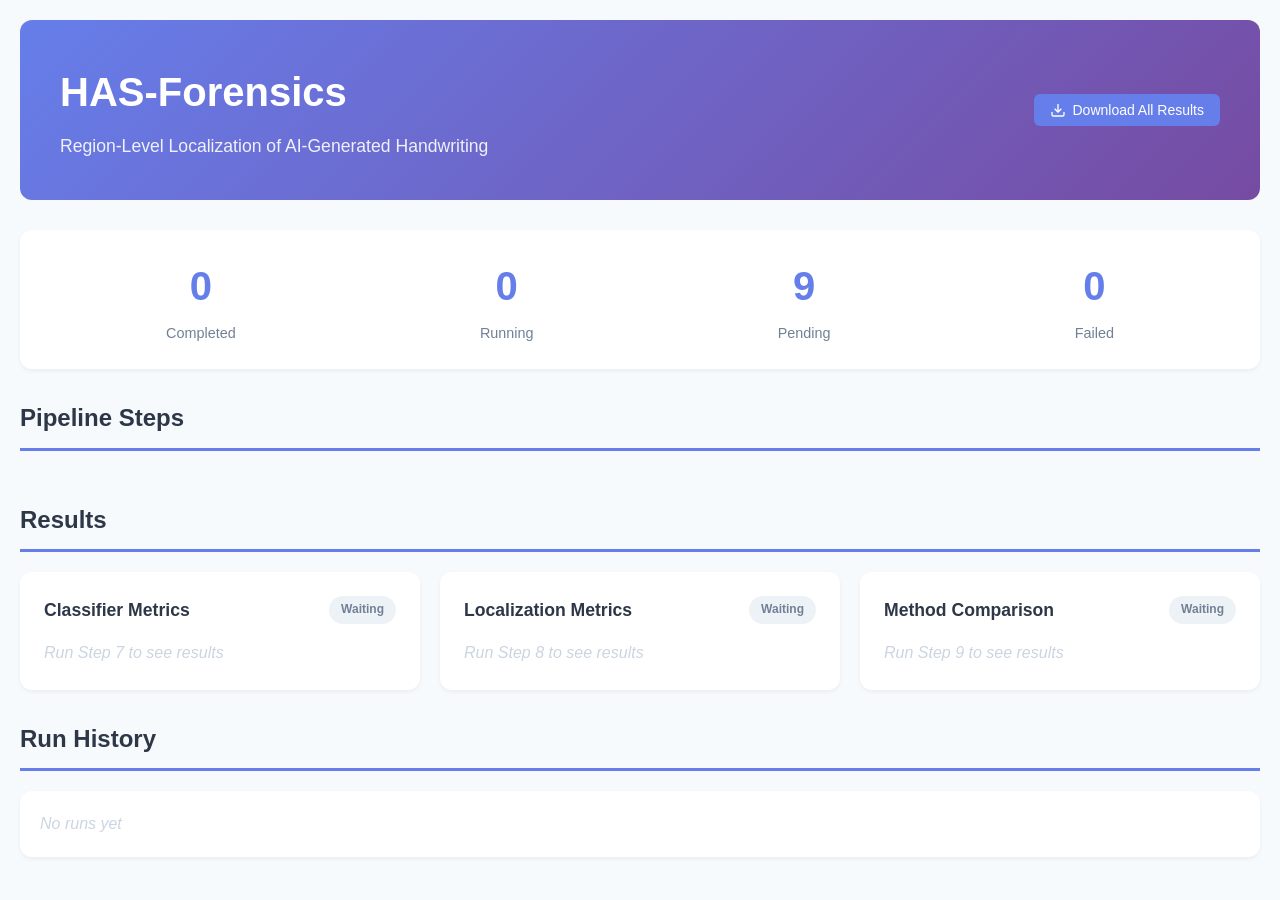
<file: webapp/frontend/index.html>
<!DOCTYPE html>
<html lang="en">
<head>
    <meta charset="UTF-8">
    <meta name="viewport" content="width=device-width, initial-scale=1.0">
    <title>HAS-Forensics Web App</title>
    <link rel="stylesheet" href="styles.css">
</head>
<body>
    <div class="app-container">
        <!-- Header -->
        <header class="header">
            <div class="header-content">
                <h1 class="title">HAS-Forensics</h1>
                <p class="subtitle">Region-Level Localization of AI-Generated Handwriting</p>
            </div>
            <div class="header-actions">
                <button class="btn btn-primary" onclick="downloadResults('all')">
                    <svg width="16" height="16" viewBox="0 0 24 24" fill="none" stroke="currentColor" stroke-width="2">
                        <path d="M21 15v4a2 2 0 0 1-2 2H5a2 2 0 0 1-2-2v-4"></path>
                        <polyline points="7 10 12 15 17 10"></polyline>
                        <line x1="12" y1="15" x2="12" y2="3"></line>
                    </svg>
                    Download All Results
                </button>
            </div>
        </header>

        <!-- Stats Bar -->
        <div class="stats-bar">
            <div class="stat-item">
                <div class="stat-value" id="stat-completed">0</div>
                <div class="stat-label">Completed</div>
            </div>
            <div class="stat-item">
                <div class="stat-value" id="stat-running">0</div>
                <div class="stat-label">Running</div>
            </div>
            <div class="stat-item">
                <div class="stat-value" id="stat-pending">9</div>
                <div class="stat-label">Pending</div>
            </div>
            <div class="stat-item">
                <div class="stat-value" id="stat-failed">0</div>
                <div class="stat-label">Failed</div>
            </div>
        </div>

        <!-- Main Content -->
        <div class="main-content">
            <!-- Steps Grid -->
            <div class="steps-section">
                <h2 class="section-title">Pipeline Steps</h2>
                <div class="steps-grid" id="steps-grid">
                    <!-- Step cards will be injected here -->
                </div>
            </div>

            <!-- Results Section -->
            <div class="results-section">
                <h2 class="section-title">Results</h2>
                <div class="results-grid" id="results-grid">
                    <div class="result-card">
                        <div class="result-header">
                            <h3>Classifier Metrics</h3>
                            <span class="badge badge-pending">Waiting</span>
                        </div>
                        <div class="result-content" id="result-classifier">
                            <p class="placeholder">Run Step 7 to see results</p>
                        </div>
                    </div>
                    <div class="result-card">
                        <div class="result-header">
                            <h3>Localization Metrics</h3>
                            <span class="badge badge-pending">Waiting</span>
                        </div>
                        <div class="result-content" id="result-localization">
                            <p class="placeholder">Run Step 8 to see results</p>
                        </div>
                    </div>
                    <div class="result-card">
                        <div class="result-header">
                            <h3>Method Comparison</h3>
                            <span class="badge badge-pending">Waiting</span>
                        </div>
                        <div class="result-content" id="result-comparison">
                            <p class="placeholder">Run Step 9 to see results</p>
                        </div>
                    </div>
                </div>
            </div>

            <!-- History Section -->
            <div class="history-section">
                <h2 class="section-title">Run History</h2>
                <div class="history-list" id="history-list">
                    <p class="placeholder">No runs yet</p>
                </div>
            </div>
        </div>
    </div>

    <!-- Loading Overlay -->
    <div class="loading-overlay" id="loading-overlay" style="display: none;">
        <div class="spinner"></div>
        <p>Processing...</p>
    </div>

    <script src="app.js"></script>
</body>
</html>
</file>
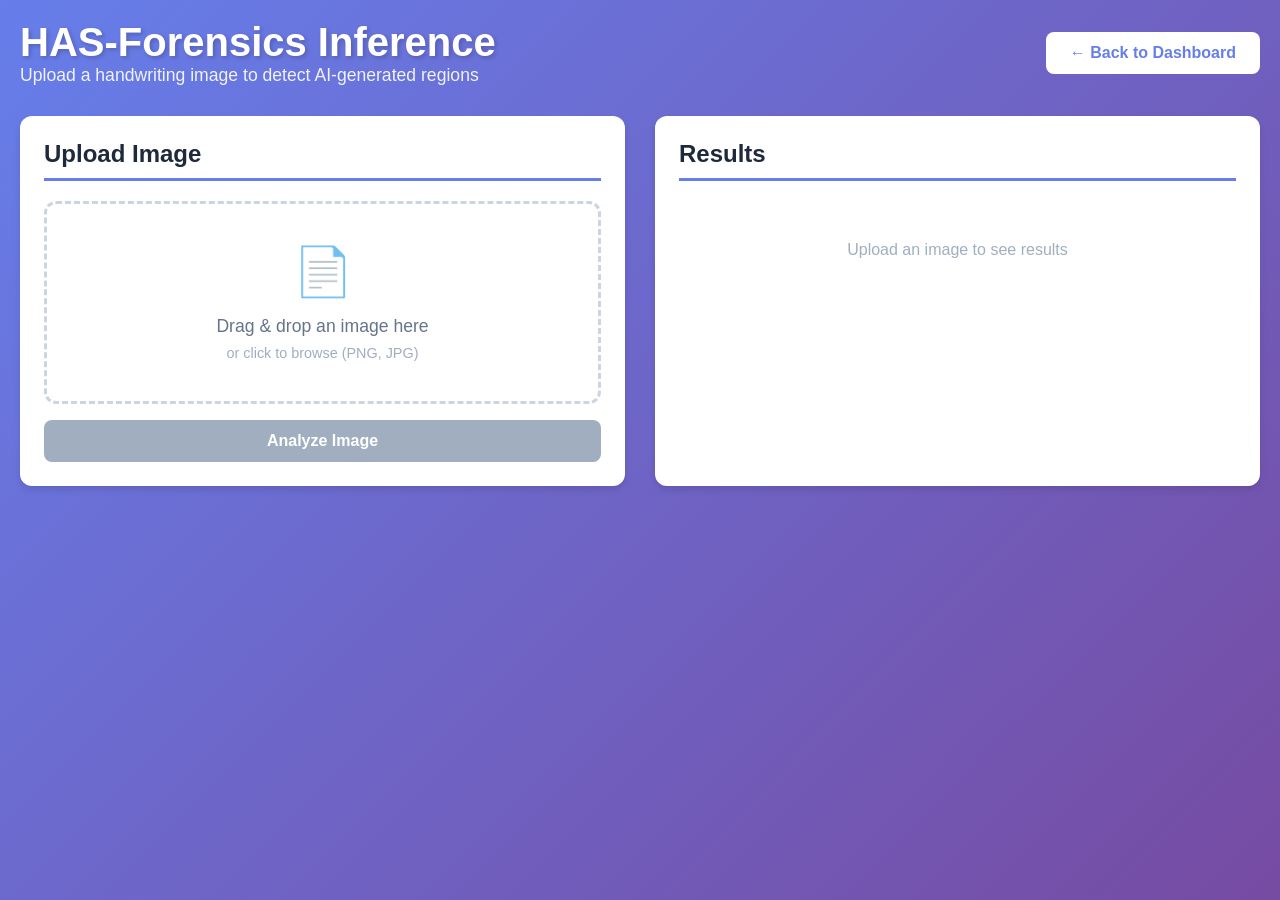
<file: templates/inference.html>
<!DOCTYPE html>
<html lang="en">
<head>
    <meta charset="UTF-8">
    <meta name="viewport" content="width=device-width, initial-scale=1.0">
    <title>HAS-Forensics Inference</title>
    <style>
        * {
            margin: 0;
            padding: 0;
            box-sizing: border-box;
        }

        body {
            font-family: -apple-system, BlinkMacSystemFont, 'Segoe UI', Roboto, Oxygen, Ubuntu, Cantarell, sans-serif;
            background: linear-gradient(135deg, #667eea 0%, #764ba2 100%);
            min-height: 100vh;
            padding: 20px;
        }

        .container {
            max-width: 1400px;
            margin: 0 auto;
        }

        .header {
            display: flex;
            justify-content: space-between;
            align-items: center;
            margin-bottom: 30px;
        }

        h1 {
            color: white;
            font-size: 2.5rem;
            text-shadow: 2px 2px 4px rgba(0,0,0,0.2);
        }

        .subtitle {
            color: rgba(255,255,255,0.9);
            font-size: 1.1rem;
        }

        .nav-link {
            background: white;
            color: #667eea;
            padding: 12px 24px;
            border-radius: 8px;
            text-decoration: none;
            font-weight: 600;
            transition: background 0.2s;
        }

        .nav-link:hover {
            background: #f0f0f0;
        }

        .main-content {
            display: grid;
            grid-template-columns: 1fr 1fr;
            gap: 30px;
        }

        .card {
            background: white;
            border-radius: 12px;
            padding: 24px;
            box-shadow: 0 4px 6px rgba(0,0,0,0.1);
        }

        .card h2 {
            color: #1e293b;
            margin-bottom: 20px;
            font-size: 1.5rem;
            border-bottom: 3px solid #667eea;
            padding-bottom: 10px;
        }

        .upload-area {
            border: 3px dashed #cbd5e0;
            border-radius: 12px;
            padding: 40px;
            text-align: center;
            cursor: pointer;
            transition: border-color 0.2s, background 0.2s;
        }

        .upload-area:hover {
            border-color: #667eea;
            background: #f7fafc;
        }

        .upload-area.dragover {
            border-color: #667eea;
            background: #ebf8ff;
        }

        .upload-icon {
            font-size: 48px;
            color: #a0aec0;
            margin-bottom: 16px;
        }

        .upload-text {
            color: #64748b;
            font-size: 1.1rem;
            margin-bottom: 8px;
        }

        .upload-subtext {
            color: #a0aec0;
            font-size: 0.9rem;
        }

        #file-input {
            display: none;
        }

        .btn {
            padding: 12px 24px;
            border: none;
            border-radius: 8px;
            font-size: 16px;
            font-weight: 600;
            cursor: pointer;
            transition: background 0.2s;
            width: 100%;
            margin-top: 16px;
        }

        .btn-primary {
            background: #667eea;
            color: white;
        }

        .btn-primary:hover {
            background: #5a67d8;
        }

        .btn-primary:disabled {
            background: #a0aec0;
            cursor: not-allowed;
        }

        .result-image-container {
            text-align: center;
            margin-bottom: 20px;
        }

        .result-image {
            max-width: 100%;
            border-radius: 8px;
            box-shadow: 0 2px 4px rgba(0,0,0,0.1);
        }

        .verdict {
            padding: 16px;
            border-radius: 8px;
            margin-bottom: 20px;
            font-size: 1.2rem;
            font-weight: 600;
            text-align: center;
        }

        .verdict-human {
            background: #d1fae5;
            color: #065f46;
        }

        .verdict-ai {
            background: #fee2e2;
            color: #dc2626;
        }

        .verdict-hybrid {
            background: #fef3c7;
            color: #92400e;
        }

        .stats-grid {
            display: grid;
            grid-template-columns: repeat(2, 1fr);
            gap: 12px;
            margin-bottom: 20px;
        }

        .stat-item {
            background: #f7fafc;
            padding: 12px;
            border-radius: 8px;
            text-align: center;
        }

        .stat-value {
            font-size: 1.5rem;
            font-weight: bold;
            color: #667eea;
        }

        .stat-label {
            color: #64748b;
            font-size: 0.85rem;
            margin-top: 4px;
        }

        .regions-list {
            max-height: 400px;
            overflow-y: auto;
        }

        .region-item {
            padding: 12px;
            border-bottom: 1px solid #e2e8f0;
            display: flex;
            justify-content: space-between;
            align-items: center;
        }

        .region-item:last-child {
            border-bottom: none;
        }

        .region-info {
            flex: 1;
        }

        .region-id {
            font-weight: 600;
            color: #1e293b;
        }

        .region-prediction {
            font-size: 0.9rem;
            color: #64748b;
        }

        .region-confidence {
            font-size: 0.85rem;
            color: #a0aec0;
        }

        .badge {
            padding: 4px 12px;
            border-radius: 20px;
            font-size: 12px;
            font-weight: 600;
        }

        .badge-human {
            background: #d1fae5;
            color: #065f46;
        }

        .badge-ai {
            background: #fee2e2;
            color: #dc2626;
        }

        .error-message {
            background: #fee2e2;
            color: #dc2626;
            padding: 16px;
            border-radius: 8px;
            margin-top: 16px;
        }

        .loading {
            text-align: center;
            padding: 40px;
            color: #64748b;
        }

        .spinner {
            border: 4px solid #e2e8f0;
            border-top-color: #667eea;
            border-radius: 50%;
            width: 40px;
            height: 40px;
            animation: spin 1s linear infinite;
            margin: 0 auto 16px;
        }

        @keyframes spin {
            to { transform: rotate(360deg); }
        }

        .legend {
            display: flex;
            gap: 20px;
            margin-bottom: 16px;
            font-size: 0.9rem;
            color: #64748b;
        }

        .legend-item {
            display: flex;
            align-items: center;
            gap: 8px;
        }

        .legend-color {
            width: 20px;
            height: 20px;
            border-radius: 4px;
        }

        .legend-human {
            background: #00ff00;
        }

        .legend-ai {
            background: #ff0000;
        }
    </style>
</head>
<body>
    <div class="container">
        <div class="header">
            <div>
                <h1>HAS-Forensics Inference</h1>
                <p class="subtitle">Upload a handwriting image to detect AI-generated regions</p>
            </div>
            <a href="/" class="nav-link">← Back to Dashboard</a>
        </div>

        <div class="main-content">
            <!-- Upload Section -->
            <div class="card">
                <h2>Upload Image</h2>
                <div class="upload-area" id="upload-area">
                    <div class="upload-icon">📄</div>
                    <div class="upload-text">Drag & drop an image here</div>
                    <div class="upload-subtext">or click to browse (PNG, JPG)</div>
                    <input type="file" id="file-input" accept=".png,.jpg,.jpeg">
                </div>
                <div id="file-info" style="margin-top: 16px; color: #64748b; display: none;">
                    Selected: <span id="file-name"></span>
                </div>
                <button class="btn btn-primary" id="analyze-btn" disabled>
                    Analyze Image
                </button>
                <div id="error-container"></div>
            </div>

            <!-- Results Section -->
            <div class="card">
                <h2>Results</h2>
                <div id="results-container">
                    <p style="color: #a0aec0; text-align: center; padding: 40px;">
                        Upload an image to see results
                    </p>
                </div>
            </div>
        </div>
    </div>

    <script>
        const uploadArea = document.getElementById('upload-area');
        const fileInput = document.getElementById('file-input');
        const fileInfo = document.getElementById('file-info');
        const fileName = document.getElementById('file-name');
        const analyzeBtn = document.getElementById('analyze-btn');
        const resultsContainer = document.getElementById('results-container');
        const errorContainer = document.getElementById('error-container');

        let selectedFile = null;

        // Drag and drop handlers
        uploadArea.addEventListener('click', () => fileInput.click());

        uploadArea.addEventListener('dragover', (e) => {
            e.preventDefault();
            uploadArea.classList.add('dragover');
        });

        uploadArea.addEventListener('dragleave', () => {
            uploadArea.classList.remove('dragover');
        });

        uploadArea.addEventListener('drop', (e) => {
            e.preventDefault();
            uploadArea.classList.remove('dragover');
            
            const files = e.dataTransfer.files;
            if (files.length > 0) {
                handleFile(files[0]);
            }
        });

        fileInput.addEventListener('change', (e) => {
            if (e.target.files.length > 0) {
                handleFile(e.target.files[0]);
            }
        });

        function handleFile(file) {
            const validTypes = ['image/png', 'image/jpeg', 'image/jpg'];
            
            if (!validTypes.includes(file.type)) {
                showError('Please upload a PNG or JPG image.');
                return;
            }

            selectedFile = file;
            fileName.textContent = file.name;
            fileInfo.style.display = 'block';
            analyzeBtn.disabled = false;
            errorContainer.innerHTML = '';
        }

        analyzeBtn.addEventListener('click', async () => {
            if (!selectedFile) return;

            analyzeBtn.disabled = true;
            resultsContainer.innerHTML = `
                <div class="loading">
                    <div class="spinner"></div>
                    <p>Analyzing image...</p>
                </div>
            `;

            const formData = new FormData();
            formData.append('file', selectedFile);

            try {
                const response = await fetch('/api/inference/upload', {
                    method: 'POST',
                    body: formData
                });

                const data = await response.json();

                if (!response.ok) {
                    throw new Error(data.error || 'Analysis failed');
                }

                displayResults(data);
            } catch (error) {
                showError(error.message);
                resultsContainer.innerHTML = `
                    <p style="color: #a0aec0; text-align: center; padding: 40px;">
                        Upload an image to see results
                    </p>
                `;
            } finally {
                analyzeBtn.disabled = false;
            }
        });

        function displayResults(data) {
            const verdictText = data.verdict || data.overall_verdict || 'Unknown';
            const verdictClass = verdictText.includes('AI') && !verdictText.includes('Hybrid')
                ? 'verdict-ai'
                : verdictText.includes('Hybrid')
                    ? 'verdict-hybrid'
                    : 'verdict-human';
            const confidencePercent = ((data.confidence || 0) * 100).toFixed(1);

            resultsContainer.innerHTML = `
                <div class="legend">
                    <div class="legend-item">
                        <div class="legend-color legend-human"></div>
                        <span>Human</span>
                    </div>
                    <div class="legend-item">
                        <div class="legend-color legend-ai"></div>
                        <span>AI-generated</span>
                    </div>
                </div>

                <div class="result-image-container">
                    <img src="${data.result_image_url}" alt="Analysis Result" class="result-image">
                </div>

                <div class="verdict ${verdictClass}">
                    ${verdictText}
                </div>
                <div class="region-confidence" style="margin-bottom: 16px; text-align: center; color: #475569;">
                    Confidence: ${confidencePercent}%
                </div>
                ${data.mode === 'whole_image_fallback' ? `<div style="text-align: center; color: #64748b; margin-bottom: 16px; font-size: 0.95rem;">Whole-image fallback used because no regions were detected.</div>` : ''}

                <div class="stats-grid">
                    <div class="stat-item">
                        <div class="stat-value">${data.total_regions}</div>
                        <div class="stat-label">Total Regions</div>
                    </div>
                    <div class="stat-item">
                        <div class="stat-value">${(data.ai_ratio * 100).toFixed(1)}%</div>
                        <div class="stat-label">AI Content</div>
                    </div>
                    <div class="stat-item">
                        <div class="stat-value">${data.ai_regions}</div>
                        <div class="stat-label">AI Regions</div>
                    </div>
                    <div class="stat-item">
                        <div class="stat-value">${data.human_regions}</div>
                        <div class="stat-label">Human Regions</div>
                    </div>
                </div>

                <h3 style="color: #1e293b; margin-bottom: 12px; font-size: 1.2rem;">Region Details</h3>
                <div class="regions-list">
                    ${data.regions.map(region => `
                        <div class="region-item">
                            <div class="region-info">
                                <div class="region-id">Region ${region.region_id + 1}</div>
                                <div class="region-prediction">${region.prediction.toUpperCase()}</div>
                                <div class="region-confidence">Confidence: ${(region.confidence * 100).toFixed(1)}%</div>
                            </div>
                            <span class="badge badge-${region.prediction}">
                                ${region.prediction.toUpperCase()}
                            </span>
                        </div>
                    `).join('')}
                </div>
            `;
        }

        function showError(message) {
            errorContainer.innerHTML = `
                <div class="error-message">
                    ${message}
                </div>
            `;
        }
    </script>
</body>
</html>
</file>
<file: webapp/frontend/styles.css>
* {
    margin: 0;
    padding: 0;
    box-sizing: border-box;
}

:root {
    --primary: #667eea;
    --primary-dark: #5a67d8;
    --success: #10b981;
    --warning: #f59e0b;
    --danger: #ef4444;
    --gray-100: #f7fafc;
    --gray-200: #edf2f7;
    --gray-300: #e2e8f0;
    --gray-400: #cbd5e0;
    --gray-500: #a0aec0;
    --gray-600: #718096;
    --gray-700: #4a5568;
    --gray-800: #2d3748;
    --gray-900: #1a202c;
}

body {
    font-family: -apple-system, BlinkMacSystemFont, 'Segoe UI', Roboto, Oxygen, Ubuntu, Cantarell, sans-serif;
    background: var(--gray-100);
    color: var(--gray-800);
    line-height: 1.6;
}

.app-container {
    max-width: 1400px;
    margin: 0 auto;
    padding: 20px;
}

/* Header */
.header {
    background: linear-gradient(135deg, var(--primary) 0%, #764ba2 100%);
    color: white;
    padding: 40px;
    border-radius: 12px;
    margin-bottom: 30px;
    display: flex;
    justify-content: space-between;
    align-items: center;
}

.header-content h1 {
    font-size: 2.5rem;
    margin-bottom: 8px;
}

.subtitle {
    font-size: 1.1rem;
    opacity: 0.9;
}

.header-actions {
    display: flex;
    gap: 12px;
}

/* Stats Bar */
.stats-bar {
    background: white;
    border-radius: 12px;
    padding: 24px;
    margin-bottom: 30px;
    display: flex;
    justify-content: space-around;
    box-shadow: 0 2px 4px rgba(0,0,0,0.05);
}

.stat-item {
    text-align: center;
}

.stat-value {
    font-size: 2.5rem;
    font-weight: bold;
    color: var(--primary);
}

.stat-label {
    color: var(--gray-600);
    font-size: 0.9rem;
    margin-top: 4px;
}

/* Main Content */
.main-content {
    display: grid;
    gap: 30px;
}

.section-title {
    font-size: 1.5rem;
    color: var(--gray-800);
    margin-bottom: 20px;
    border-bottom: 3px solid var(--primary);
    padding-bottom: 10px;
}

/* Steps Grid */
.steps-grid {
    display: grid;
    grid-template-columns: repeat(auto-fit, minmax(350px, 1fr));
    gap: 20px;
}

.step-card {
    background: white;
    border-radius: 12px;
    padding: 24px;
    box-shadow: 0 2px 4px rgba(0,0,0,0.05);
    transition: transform 0.2s, box-shadow 0.2s;
}

.step-card:hover {
    transform: translateY(-2px);
    box-shadow: 0 4px 12px rgba(0,0,0,0.1);
}

.step-header {
    display: flex;
    justify-content: space-between;
    align-items: center;
    margin-bottom: 12px;
}

.step-number {
    background: var(--primary);
    color: white;
    width: 32px;
    height: 32px;
    border-radius: 50%;
    display: flex;
    align-items: center;
    justify-content: center;
    font-weight: bold;
    font-size: 14px;
}

.step-status {
    padding: 4px 12px;
    border-radius: 20px;
    font-size: 12px;
    font-weight: 600;
    text-transform: uppercase;
}

.status-pending {
    background: var(--gray-200);
    color: var(--gray-600);
}

.status-running {
    background: #fef3c7;
    color: #d97706;
    animation: pulse 1.5s infinite;
}

.status-completed {
    background: #d1fae5;
    color: #065f46;
}

.status-failed {
    background: #fee2e2;
    color: #dc2626;
}

@keyframes pulse {
    0%, 100% { opacity: 1; }
    50% { opacity: 0.5; }
}

.step-name {
    font-size: 1.2rem;
    font-weight: 600;
    color: var(--gray-800);
    margin-bottom: 8px;
}

.step-description {
    color: var(--gray-600);
    font-size: 0.9rem;
    margin-bottom: 16px;
    line-height: 1.5;
}

.step-actions {
    display: flex;
    gap: 8px;
    flex-wrap: wrap;
}

.btn {
    padding: 8px 16px;
    border: none;
    border-radius: 6px;
    font-size: 14px;
    font-weight: 500;
    cursor: pointer;
    transition: background 0.2s;
    display: inline-flex;
    align-items: center;
    gap: 6px;
}

.btn-primary {
    background: var(--primary);
    color: white;
}

.btn-primary:hover {
    background: var(--primary-dark);
}

.btn-primary:disabled {
    background: var(--gray-400);
    cursor: not-allowed;
}

.btn-danger {
    background: var(--danger);
    color: white;
}

.btn-danger:hover {
    background: #dc2626;
}

.btn-secondary {
    background: var(--gray-600);
    color: white;
}

.btn-secondary:hover {
    background: var(--gray-700);
}

.output-panel {
    margin-top: 12px;
    background: var(--gray-900);
    border-radius: 6px;
    padding: 12px;
    max-height: 200px;
    overflow-y: auto;
}

.output-text {
    color: var(--gray-100);
    font-family: 'Courier New', monospace;
    font-size: 12px;
    white-space: pre-wrap;
    word-wrap: break-word;
}

.error-text {
    color: #fca5a5;
}

.progress-bar {
    height: 4px;
    background: var(--gray-200);
    border-radius: 2px;
    margin-top: 12px;
    overflow: hidden;
}

.progress-fill {
    height: 100%;
    background: var(--primary);
    transition: width 0.3s;
}

.progress-fill.running {
    animation: progress 2s infinite linear;
}

@keyframes progress {
    0% { width: 0%; }
    100% { width: 100%; }
}

/* Results Grid */
.results-grid {
    display: grid;
    grid-template-columns: repeat(auto-fit, minmax(300px, 1fr));
    gap: 20px;
}

.result-card {
    background: white;
    border-radius: 12px;
    padding: 24px;
    box-shadow: 0 2px 4px rgba(0,0,0,0.05);
}

.result-header {
    display: flex;
    justify-content: space-between;
    align-items: center;
    margin-bottom: 16px;
}

.result-header h3 {
    font-size: 1.1rem;
    color: var(--gray-800);
}

.badge {
    padding: 4px 12px;
    border-radius: 20px;
    font-size: 12px;
    font-weight: 600;
}

.badge-pending {
    background: var(--gray-200);
    color: var(--gray-600);
}

.badge-success {
    background: #d1fae5;
    color: #065f46;
}

.result-content {
    color: var(--gray-600);
}

.result-content table {
    width: 100%;
    border-collapse: collapse;
    margin-top: 12px;
}

.result-content th,
.result-content td {
    padding: 8px;
    text-align: left;
    border-bottom: 1px solid var(--gray-200);
}

.result-content th {
    background: var(--gray-100);
    font-weight: 600;
}

.placeholder {
    color: var(--gray-400);
    font-style: italic;
}

/* History Section */
.history-list {
    background: white;
    border-radius: 12px;
    padding: 20px;
    box-shadow: 0 2px 4px rgba(0,0,0,0.05);
}

.history-item {
    display: flex;
    justify-content: space-between;
    align-items: center;
    padding: 12px;
    border-bottom: 1px solid var(--gray-200);
}

.history-item:last-child {
    border-bottom: none;
}

.history-step {
    font-weight: 600;
    color: var(--gray-800);
}

.history-time {
    color: var(--gray-500);
    font-size: 0.9rem;
}

.history-status {
    padding: 4px 12px;
    border-radius: 20px;
    font-size: 12px;
    font-weight: 600;
}

.history-status.completed {
    background: #d1fae5;
    color: #065f46;
}

.history-status.failed {
    background: #fee2e2;
    color: #dc2626;
}

/* Loading Overlay */
.loading-overlay {
    position: fixed;
    top: 0;
    left: 0;
    right: 0;
    bottom: 0;
    background: rgba(0,0,0,0.5);
    display: flex;
    flex-direction: column;
    justify-content: center;
    align-items: center;
    z-index: 1000;
}

.spinner {
    width: 50px;
    height: 50px;
    border: 4px solid var(--gray-200);
    border-top-color: var(--primary);
    border-radius: 50%;
    animation: spin 1s linear infinite;
}

@keyframes spin {
    to { transform: rotate(360deg); }
}

.loading-overlay p {
    color: white;
    margin-top: 16px;
    font-size: 1.1rem;
}
</file>
